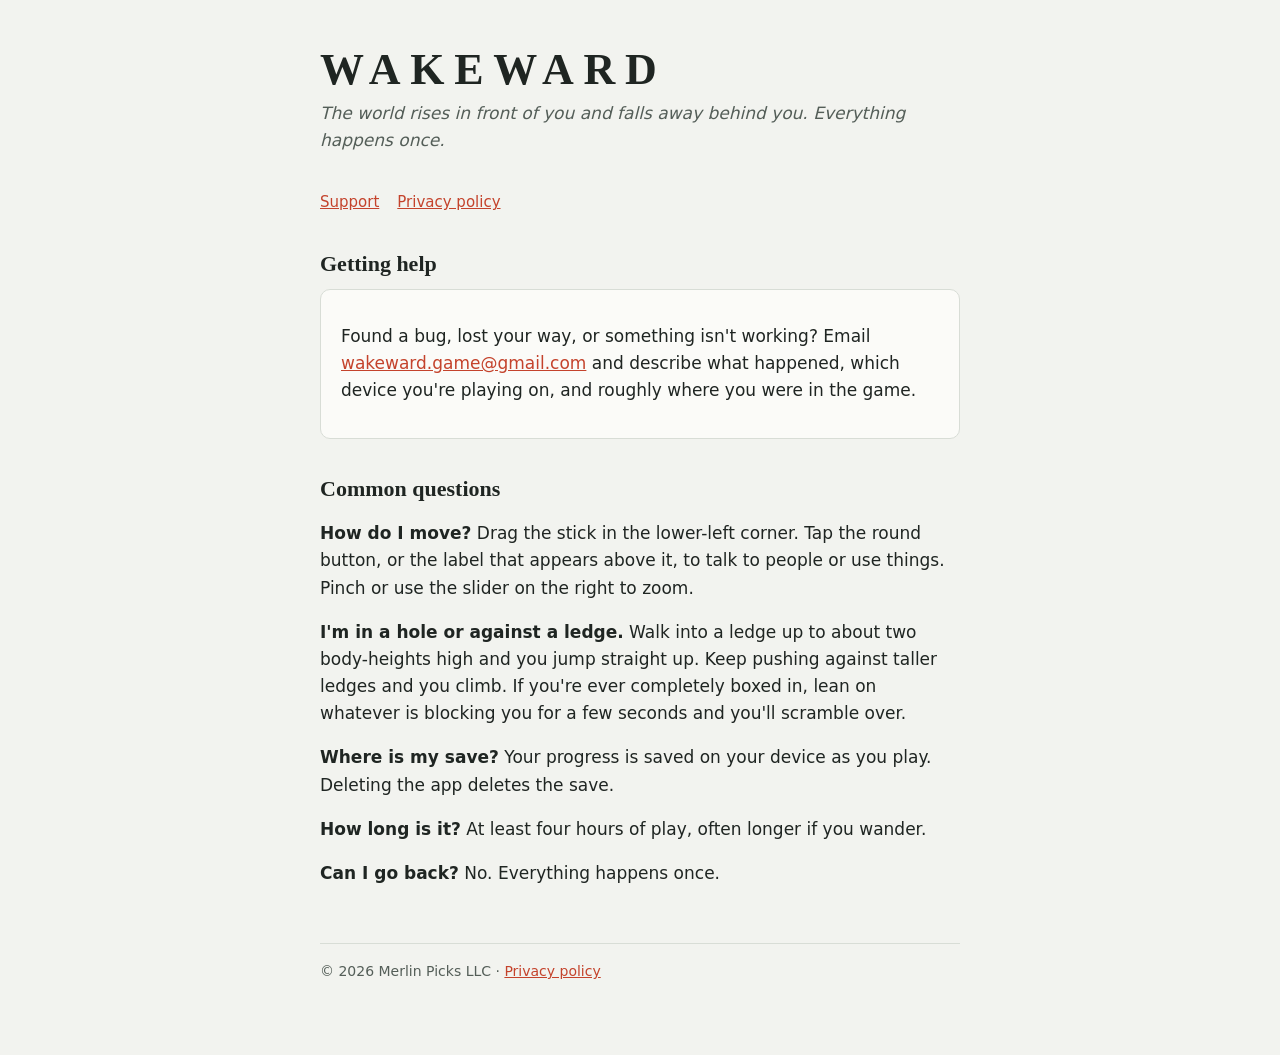
<file: index.html>
<!doctype html>
<html lang="en">
<head>
<meta charset="utf-8"><meta name="viewport" content="width=device-width, initial-scale=1">
<title>WAKEWARD · Support</title>
<link rel="stylesheet" href="style.css">
</head>
<body><main>
<h1>WAKEWARD</h1>
<p class="tag">The world rises in front of you and falls away behind you. Everything happens once.</p>
<nav><a href="index.html">Support</a><a href="privacy.html">Privacy policy</a></nav>

<h2>Getting help</h2>
<div class="card">
<p>Found a bug, lost your way, or something isn't working? Email <a href="mailto:wakeward.game@gmail.com">wakeward.game@gmail.com</a> and describe what happened, which device you're playing on, and roughly where you were in the game.</p>
</div>

<h2>Common questions</h2>
<p><strong>How do I move?</strong> Drag the stick in the lower-left corner. Tap the round button, or the label that appears above it, to talk to people or use things. Pinch or use the slider on the right to zoom.</p>
<p><strong>I'm in a hole or against a ledge.</strong> Walk into a ledge up to about two body-heights high and you jump straight up. Keep pushing against taller ledges and you climb. If you're ever completely boxed in, lean on whatever is blocking you for a few seconds and you'll scramble over.</p>
<p><strong>Where is my save?</strong> Your progress is saved on your device as you play. Deleting the app deletes the save.</p>
<p><strong>How long is it?</strong> At least four hours of play, often longer if you wander.</p>
<p><strong>Can I go back?</strong> No. Everything happens once.</p>

<footer>© 2026 Merlin Picks LLC · <a href="privacy.html">Privacy policy</a></footer>
</main></body>
</html>
</file>
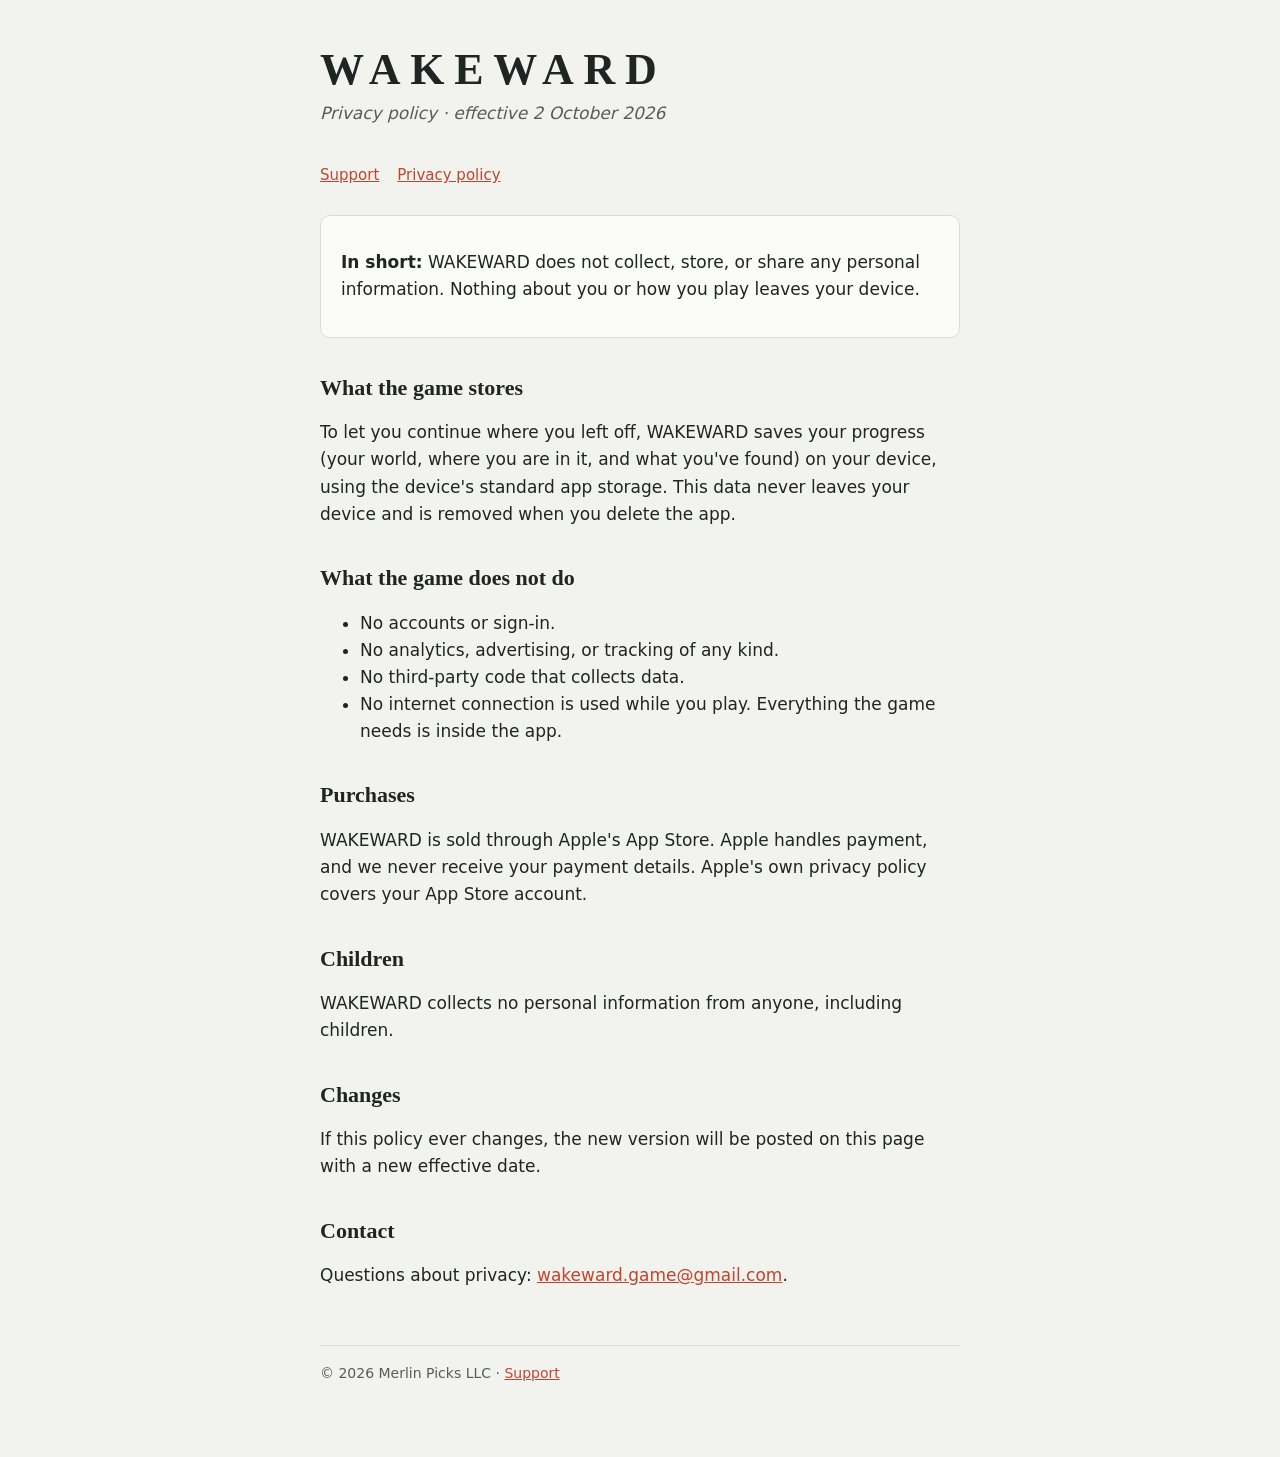
<file: privacy.html>
<!doctype html>
<html lang="en">
<head>
<meta charset="utf-8"><meta name="viewport" content="width=device-width, initial-scale=1">
<title>WAKEWARD · Privacy policy</title>
<link rel="stylesheet" href="style.css">
</head>
<body><main>
<h1>WAKEWARD</h1>
<p class="tag">Privacy policy · effective 2 October 2026</p>
<nav><a href="index.html">Support</a><a href="privacy.html">Privacy policy</a></nav>

<div class="card"><p><strong>In short:</strong> WAKEWARD does not collect, store, or share any personal information. Nothing about you or how you play leaves your device.</p></div>

<h2>What the game stores</h2>
<p>To let you continue where you left off, WAKEWARD saves your progress (your world, where you are in it, and what you've found) on your device, using the device's standard app storage. This data never leaves your device and is removed when you delete the app.</p>

<h2>What the game does not do</h2>
<ul>
<li>No accounts or sign-in.</li>
<li>No analytics, advertising, or tracking of any kind.</li>
<li>No third-party code that collects data.</li>
<li>No internet connection is used while you play. Everything the game needs is inside the app.</li>
</ul>

<h2>Purchases</h2>
<p>WAKEWARD is sold through Apple's App Store. Apple handles payment, and we never receive your payment details. Apple's own privacy policy covers your App Store account.</p>

<h2>Children</h2>
<p>WAKEWARD collects no personal information from anyone, including children.</p>

<h2>Changes</h2>
<p>If this policy ever changes, the new version will be posted on this page with a new effective date.</p>

<h2>Contact</h2>
<p>Questions about privacy: <a href="mailto:wakeward.game@gmail.com">wakeward.game@gmail.com</a>.</p>

<footer>© 2026 Merlin Picks LLC · <a href="index.html">Support</a></footer>
</main></body>
</html>
</file>
<file: style.css>
:root { --bg: #f2f3ef; --card: #fbfbf8; --ink: #1f2522; --ink-2: #545e58; --line: #d8ddd6; --accent: #c4432c; }
@media (prefers-color-scheme: dark) { :root { --bg: #121614; --card: #1a1f1c; --ink: #e6eae4; --ink-2: #a6b0a9; --line: #2d3531; --accent: #ef7a62; } }
* { box-sizing: border-box; }
body { margin: 0; background: var(--bg); color: var(--ink); font: 400 17px/1.6 -apple-system, BlinkMacSystemFont, "Segoe UI", system-ui, sans-serif; }
main { max-width: 680px; margin: 0 auto; padding: 48px 20px 72px; }
h1 { font: 600 44px/1 "Iowan Old Style", "Palatino Linotype", Palatino, Georgia, serif; letter-spacing: .22em; margin: 0 0 8px; }
.tag { color: var(--ink-2); margin: 0 0 36px; font-style: italic; }
h2 { font: 600 22px/1.3 "Iowan Old Style", Palatino, Georgia, serif; margin: 36px 0 10px; }
p, li { max-width: 62ch; }
a { color: var(--accent); }
.card { background: var(--card); border: 1px solid var(--line); border-radius: 10px; padding: 16px 20px; }
nav { display: flex; gap: 18px; flex-wrap: wrap; margin: 0 0 28px; font-size: 15px; }
footer { margin-top: 56px; color: var(--ink-2); font-size: 14px; border-top: 1px solid var(--line); padding-top: 16px; }
</file>
